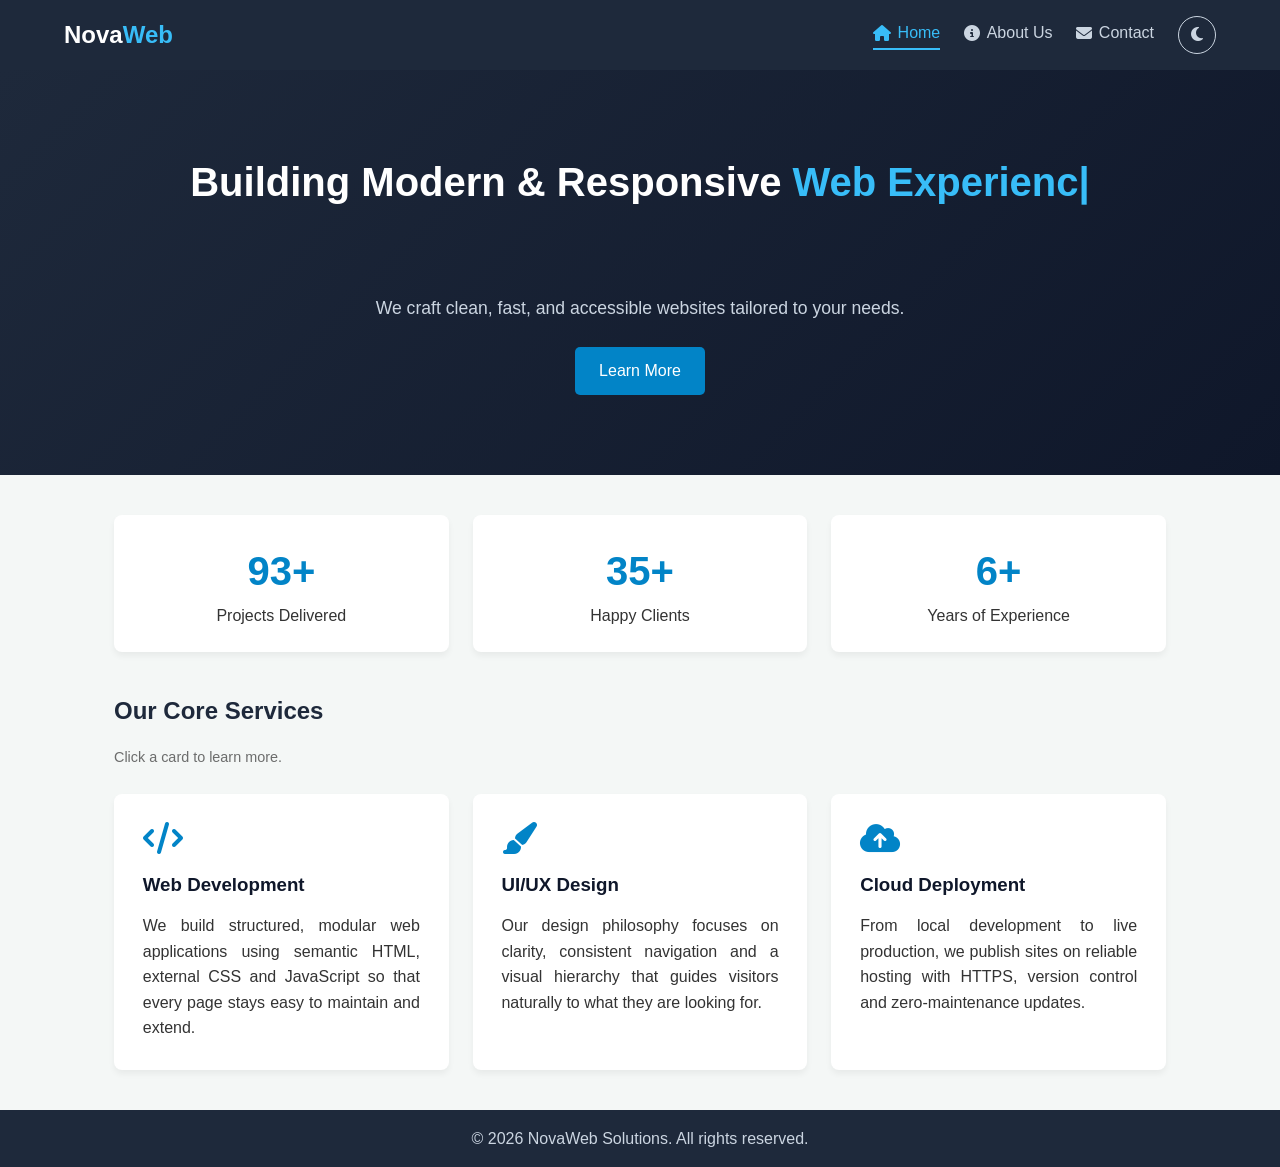
<file: index.html>
<!DOCTYPE html>
<html lang="en">
<head>
    <meta charset="UTF-8">
    <meta name="viewport" content="width=device-width, initial-scale=1.0">
    <title>NovaWeb | Home</title>
    <!-- Font Awesome for navigation icons -->
    <link rel="stylesheet" href="https://cdnjs.cloudflare.com/ajax/libs/font-awesome/6.5.1/css/all.min.css">
    <link rel="stylesheet" href="style.css">
</head>
<body>
    <header>
        <nav class="navbar">
            <div class="logo">Nova<span>Web</span></div>
            <button id="menuToggle" class="icon-btn menu-toggle" aria-label="Toggle menu" aria-expanded="false">
                <i class="fas fa-bars"></i>
            </button>
            <ul class="nav-links" id="navLinks">
                <li><a href="index.html" class="active"><i class="fas fa-home"></i> Home</a></li>
                <li><a href="about.html"><i class="fas fa-info-circle"></i> About Us</a></li>
                <li><a href="contact.html"><i class="fas fa-envelope"></i> Contact</a></li>
                <li><button id="themeToggle" class="icon-btn" aria-label="Switch light/dark theme"><i class="fas fa-moon"></i></button></li>
            </ul>
        </nav>
    </header>

    <main>
        <section class="hero">
            <h1>Building Modern &amp; Responsive <span id="typed" data-words="Web Experiences,Landing Pages,Online Stores,Portfolios"></span><span class="cursor">|</span></h1>
            <p>We craft clean, fast, and accessible websites tailored to your needs.</p>
            <a href="about.html" class="btn">Learn More</a>
        </section>

        <section class="container">
            <div class="stats grid-container">
                <div class="stat reveal"><span class="stat-number" data-target="120">0</span><span class="stat-label">Projects Delivered</span></div>
                <div class="stat reveal"><span class="stat-number" data-target="45">0</span><span class="stat-label">Happy Clients</span></div>
                <div class="stat reveal"><span class="stat-number" data-target="8">0</span><span class="stat-label">Years of Experience</span></div>
            </div>
        </section>

        <section class="container">
            <h2>Our Core Services</h2>
            <p class="hint">Click a card to learn more.</p>
            <div class="grid-container">
                <div class="card reveal flip-card" tabindex="0">
                    <i class="fas fa-code card-icon"></i>
                    <h3>Web Development</h3>
                    <p class="justified-text">We build structured, modular web applications using semantic HTML, external CSS and JavaScript so that every page stays easy to maintain and extend.</p>
                    <p class="card-extra justified-text">Tech: HTML5, CSS3, Flexbox, Grid, vanilla JavaScript.</p>
                </div>
                <div class="card reveal flip-card" tabindex="0">
                    <i class="fas fa-paint-brush card-icon"></i>
                    <h3>UI/UX Design</h3>
                    <p class="justified-text">Our design philosophy focuses on clarity, consistent navigation and a visual hierarchy that guides visitors naturally to what they are looking for.</p>
                    <p class="card-extra justified-text">Includes wireframes, colour palettes, accessibility checks and responsive layouts.</p>
                </div>
                <div class="card reveal flip-card" tabindex="0">
                    <i class="fas fa-cloud-upload-alt card-icon"></i>
                    <h3>Cloud Deployment</h3>
                    <p class="justified-text">From local development to live production, we publish sites on reliable hosting with HTTPS, version control and zero-maintenance updates.</p>
                    <p class="card-extra justified-text">Hosting on GitHub Pages, Netlify or Cloudflare Pages with automatic updates.</p>
                </div>
            </div>
        </section>
    </main>

    <button id="backToTop" class="back-to-top" aria-label="Back to top"><i class="fas fa-arrow-up"></i></button>

    <footer>
        <p>&copy; 2026 NovaWeb Solutions. All rights reserved.</p>
    </footer>

    <script src="script.js"></script>
</body>
</html>
</file>
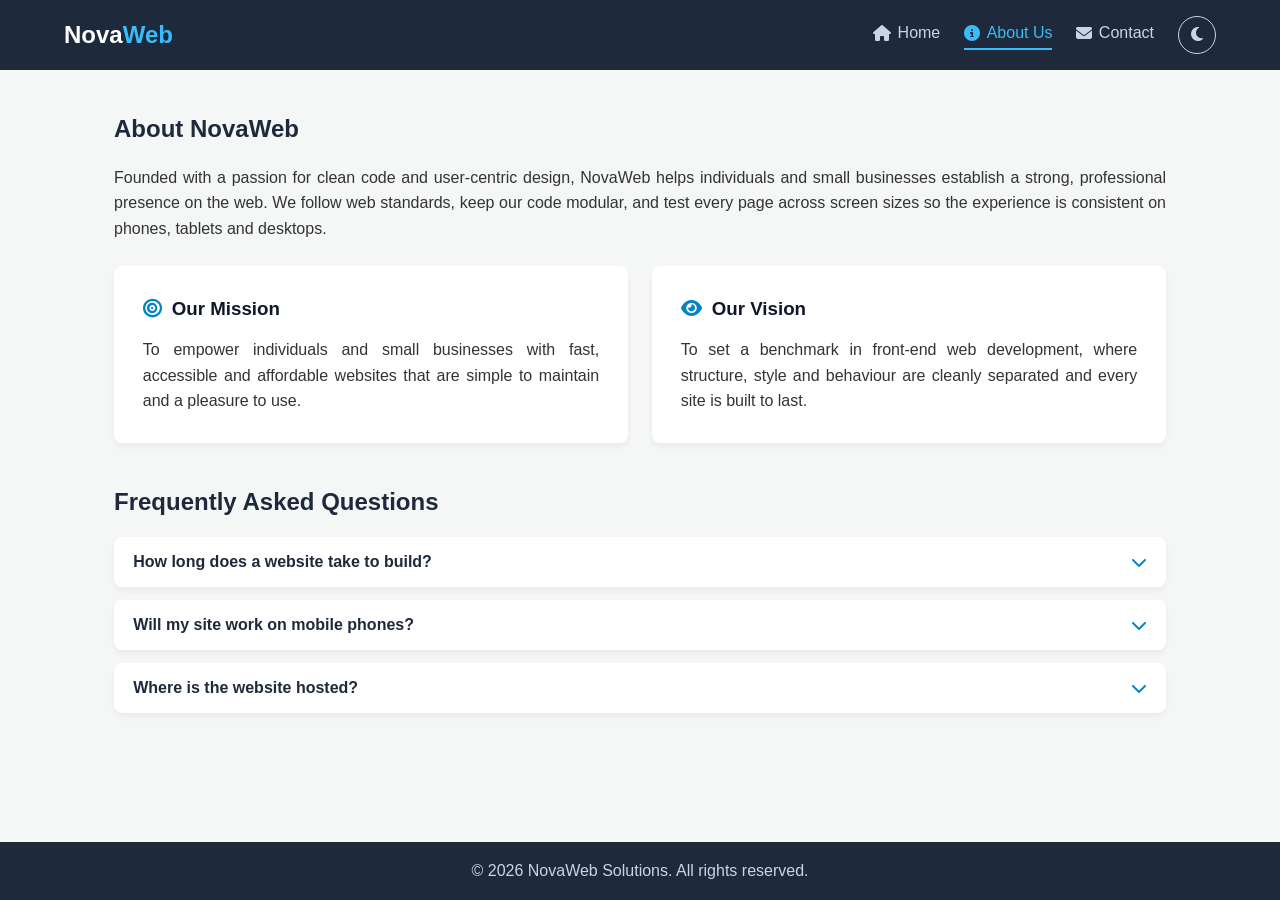
<file: about.html>
<!DOCTYPE html>
<html lang="en">
<head>
    <meta charset="UTF-8">
    <meta name="viewport" content="width=device-width, initial-scale=1.0">
    <title>NovaWeb | About Us</title>
    <link rel="stylesheet" href="https://cdnjs.cloudflare.com/ajax/libs/font-awesome/6.5.1/css/all.min.css">
    <link rel="stylesheet" href="style.css">
</head>
<body>
    <header>
        <nav class="navbar">
            <div class="logo">Nova<span>Web</span></div>
            <button id="menuToggle" class="icon-btn menu-toggle" aria-label="Toggle menu" aria-expanded="false">
                <i class="fas fa-bars"></i>
            </button>
            <ul class="nav-links" id="navLinks">
                <li><a href="index.html"><i class="fas fa-home"></i> Home</a></li>
                <li><a href="about.html" class="active"><i class="fas fa-info-circle"></i> About Us</a></li>
                <li><a href="contact.html"><i class="fas fa-envelope"></i> Contact</a></li>
                <li><button id="themeToggle" class="icon-btn" aria-label="Switch light/dark theme"><i class="fas fa-moon"></i></button></li>
            </ul>
        </nav>
    </header>

    <main class="container">
        <section class="about-section">
            <h1>About NovaWeb</h1>
            <p class="justified-text">
                Founded with a passion for clean code and user-centric design, NovaWeb helps individuals and small businesses establish a strong, professional presence on the web. We follow web standards, keep our code modular, and test every page across screen sizes so the experience is consistent on phones, tablets and desktops.
            </p>
        </section>

        <section class="grid-container">
            <div class="card reveal">
                <h3><i class="fas fa-bullseye"></i> Our Mission</h3>
                <p class="justified-text">To empower individuals and small businesses with fast, accessible and affordable websites that are simple to maintain and a pleasure to use.</p>
            </div>
            <div class="card reveal">
                <h3><i class="fas fa-eye"></i> Our Vision</h3>
                <p class="justified-text">To set a benchmark in front-end web development, where structure, style and behaviour are cleanly separated and every site is built to last.</p>
            </div>
        </section>

        <section class="faq">
            <h2>Frequently Asked Questions</h2>
            <div class="faq-item">
                <button class="faq-question" aria-expanded="false">How long does a website take to build? <i class="fas fa-chevron-down"></i></button>
                <div class="faq-answer"><p class="justified-text">A simple multi-page site usually takes one to two weeks, depending on content and revisions.</p></div>
            </div>
            <div class="faq-item">
                <button class="faq-question" aria-expanded="false">Will my site work on mobile phones? <i class="fas fa-chevron-down"></i></button>
                <div class="faq-answer"><p class="justified-text">Yes. Every layout uses Flexbox and CSS Grid with media queries, so pages adapt to phones, tablets and desktops.</p></div>
            </div>
            <div class="faq-item">
                <button class="faq-question" aria-expanded="false">Where is the website hosted? <i class="fas fa-chevron-down"></i></button>
                <div class="faq-answer"><p class="justified-text">We publish static sites on free, reliable platforms such as GitHub Pages, with HTTPS included.</p></div>
            </div>
        </section>
    </main>

    <button id="backToTop" class="back-to-top" aria-label="Back to top"><i class="fas fa-arrow-up"></i></button>

    <footer>
        <p>&copy; 2026 NovaWeb Solutions. All rights reserved.</p>
    </footer>

    <script src="script.js"></script>
</body>
</html>
</file>
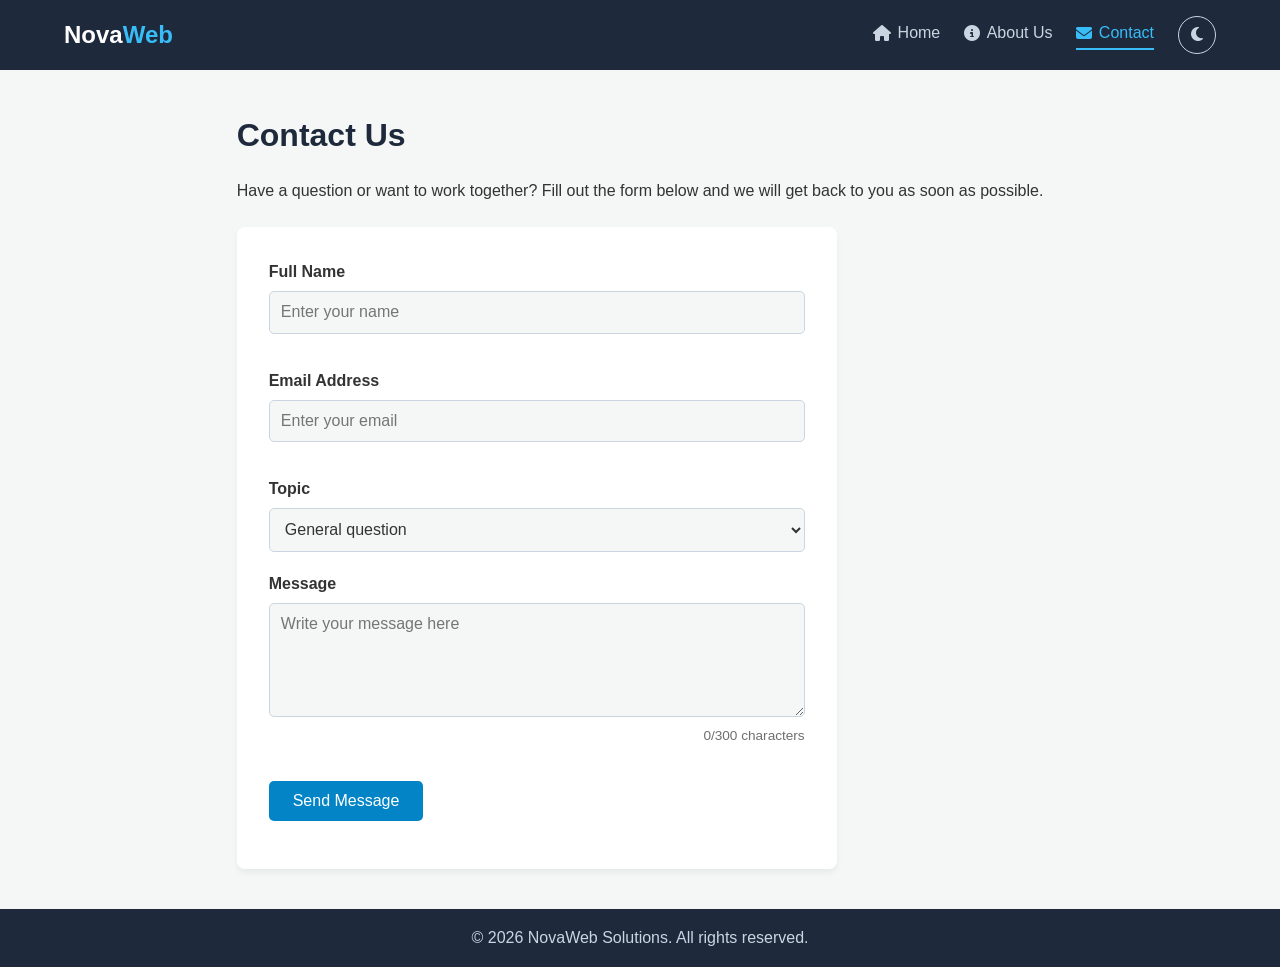
<file: contact.html>
<!DOCTYPE html>
<html lang="en">
<head>
    <meta charset="UTF-8">
    <meta name="viewport" content="width=device-width, initial-scale=1.0">
    <title>NovaWeb | Contact</title>
    <link rel="stylesheet" href="https://cdnjs.cloudflare.com/ajax/libs/font-awesome/6.5.1/css/all.min.css">
    <link rel="stylesheet" href="style.css">
</head>
<body>
    <header>
        <nav class="navbar">
            <div class="logo">Nova<span>Web</span></div>
            <button id="menuToggle" class="icon-btn menu-toggle" aria-label="Toggle menu" aria-expanded="false">
                <i class="fas fa-bars"></i>
            </button>
            <ul class="nav-links" id="navLinks">
                <li><a href="index.html"><i class="fas fa-home"></i> Home</a></li>
                <li><a href="about.html"><i class="fas fa-info-circle"></i> About Us</a></li>
                <li><a href="contact.html" class="active"><i class="fas fa-envelope"></i> Contact</a></li>
                <li><button id="themeToggle" class="icon-btn" aria-label="Switch light/dark theme"><i class="fas fa-moon"></i></button></li>
            </ul>
        </nav>
    </header>

    <main class="container">
        <h1>Contact Us</h1>
        <p class="justified-text">Have a question or want to work together? Fill out the form below and we will get back to you as soon as possible.</p>

        <div class="contact-wrapper">
            <form id="contactForm" class="contact-form" novalidate>
                <div class="form-group">
                    <label for="name">Full Name</label>
                    <input type="text" id="name" placeholder="Enter your name" required>
                    <small class="error" id="nameError"></small>
                </div>
                <div class="form-group">
                    <label for="email">Email Address</label>
                    <input type="email" id="email" placeholder="Enter your email" required>
                    <small class="error" id="emailError"></small>
                </div>
                <div class="form-group">
                    <label for="subject">Topic</label>
                    <select id="subject">
                        <option value="general">General question</option>
                        <option value="quote">Request a quote</option>
                        <option value="support">Support</option>
                    </select>
                </div>
                <div class="form-group">
                    <label for="message">Message</label>
                    <textarea id="message" rows="5" maxlength="300" placeholder="Write your message here" required></textarea>
                    <small class="counter"><span id="charCount">0</span>/300 characters</small>
                    <small class="error" id="messageError"></small>
                </div>
                <button type="submit" class="btn">Send Message</button>
                <p id="formFeedback" class="feedback-msg" aria-live="polite"></p>
            </form>
        </div>
    </main>

    <button id="backToTop" class="back-to-top" aria-label="Back to top"><i class="fas fa-arrow-up"></i></button>

    <footer>
        <p>&copy; 2026 NovaWeb Solutions. All rights reserved.</p>
    </footer>

    <script src="script.js"></script>
</body>
</html>
</file>
<file: style.css>
/* ===== Theme variables (light is default, dark via data-theme) ===== */
:root {
    --bg: #f4f7f6;
    --text: #333;
    --heading: #1e293b;
    --surface: #fff;
    --surface-title: #0f172a;
    --bar: #1e293b;
    --bar-text: #cbd5e1;
    --accent: #38bdf8;
    --accent-strong: #0284c7;
    --accent-hover: #0369a1;
    --border: #cbd5e1;
    --shadow: rgba(0, 0, 0, 0.05);
    --shadow-hover: rgba(0, 0, 0, 0.15);
}

[data-theme="dark"] {
    --bg: #0b1220;
    --text: #e2e8f0;
    --heading: #f1f5f9;
    --surface: #1e293b;
    --surface-title: #f8fafc;
    --bar: #0f172a;
    --bar-text: #cbd5e1;
    --accent: #38bdf8;
    --accent-strong: #0ea5e9;
    --accent-hover: #38bdf8;
    --border: #475569;
    --shadow: rgba(0, 0, 0, 0.4);
    --shadow-hover: rgba(0, 0, 0, 0.6);
}

/* Reset & Base Styles */
* {
    margin: 0;
    padding: 0;
    box-sizing: border-box;
    font-family: 'Segoe UI', Tahoma, Geneva, Verdana, sans-serif;
}

html {
    scroll-behavior: smooth;
}

body {
    display: flex;
    flex-direction: column;
    min-height: 100vh;
    background-color: var(--bg);
    color: var(--text);
    line-height: 1.6;
    transition: background-color 0.3s ease, color 0.3s ease;
}

/* Navigation Bar (Flexbox) */
.navbar {
    display: flex;
    justify-content: space-between;
    align-items: center;
    background-color: var(--bar);
    padding: 1rem 5%;
    color: #fff;
    position: sticky;
    top: 0;
    z-index: 100;
}

.logo {
    font-size: 1.5rem;
    font-weight: bold;
}

.logo span {
    color: var(--accent);
}

.nav-links {
    list-style: none;
    display: flex;
    align-items: center;
    gap: 1.5rem;
}

.nav-links a {
    color: var(--bar-text);
    text-decoration: none;
    font-size: 1rem;
    transition: color 0.3s ease;
    display: flex;
    align-items: center;
    gap: 0.4rem;
    padding-bottom: 2px;
    border-bottom: 2px solid transparent;
}

.nav-links a:hover,
.nav-links a.active {
    color: var(--accent);
}

.nav-links a.active {
    border-bottom-color: var(--accent);
}

/* Icon buttons (theme toggle, hamburger) */
.icon-btn {
    background: transparent;
    border: 1px solid var(--bar-text);
    color: var(--bar-text);
    width: 38px;
    height: 38px;
    border-radius: 50%;
    cursor: pointer;
    font-size: 1rem;
    transition: color 0.3s ease, border-color 0.3s ease, transform 0.3s ease;
}

.icon-btn:hover {
    color: var(--accent);
    border-color: var(--accent);
    transform: rotate(20deg);
}

.menu-toggle {
    display: none;
}

/* Main Content & Alignment */
main {
    flex: 1;
}

.container {
    max-width: 1100px;
    margin: 2.5rem auto;
    padding: 0 1.5rem;
}

h1, h2 {
    color: var(--heading);
    margin-bottom: 1rem;
}

.hint {
    font-size: 0.9rem;
    opacity: 0.7;
}

.justified-text {
    text-align: justify;
    margin-bottom: 1.5rem;
}

/* Hero Section */
.hero {
    background: linear-gradient(135deg, #1e293b, #0f172a);
    color: #fff;
    text-align: center;
    padding: 5rem 1.5rem;
}

.hero h1 {
    color: #fff;
    font-size: 2.5rem;
    min-height: 3.2em;
}

#typed {
    color: var(--accent);
}

.cursor {
    color: var(--accent);
    animation: blink 1s steps(1) infinite;
}

@keyframes blink {
    50% { opacity: 0; }
}

.hero p {
    font-size: 1.1rem;
    margin-bottom: 1.5rem;
    color: #cbd5e1;
}

/* CSS Grid Layout for Cards */
.grid-container {
    display: grid;
    grid-template-columns: repeat(auto-fit, minmax(280px, 1fr));
    gap: 1.5rem;
    margin-top: 1.5rem;
}

.card {
    background: var(--surface);
    padding: 1.8rem;
    border-radius: 8px;
    box-shadow: 0 4px 6px var(--shadow);
    transition: transform 0.3s ease, box-shadow 0.3s ease, background-color 0.3s ease;
}

.card:hover {
    transform: translateY(-6px);
    box-shadow: 0 10px 20px var(--shadow-hover);
}

.card-icon {
    font-size: 2rem;
    color: var(--accent-strong);
    margin-bottom: 1rem;
}

.card h3 {
    margin-bottom: 0.8rem;
    color: var(--surface-title);
}

.card h3 i {
    color: var(--accent-strong);
    margin-right: 0.3rem;
}

.card .justified-text {
    margin-bottom: 0;
}

/* Clickable cards that reveal extra text */
.flip-card {
    cursor: pointer;
}

.card-extra {
    max-height: 0;
    overflow: hidden;
    opacity: 0;
    margin-top: 0;
    color: var(--accent-strong);
    font-weight: 600;
    transition: max-height 0.4s ease, opacity 0.4s ease, margin-top 0.4s ease;
}

.flip-card.open .card-extra {
    max-height: 120px;
    opacity: 1;
    margin-top: 1rem;
}

/* Statistics counters */
.stats .stat {
    background: var(--surface);
    border-radius: 8px;
    box-shadow: 0 4px 6px var(--shadow);
    text-align: center;
    padding: 1.5rem;
}

.stat-number {
    display: block;
    font-size: 2.5rem;
    font-weight: bold;
    color: var(--accent-strong);
}

.stat-number::after {
    content: "+";
}

.stat-label {
    color: var(--text);
}

/* FAQ accordion */
.faq {
    margin-top: 2.5rem;
}

.faq-item {
    background: var(--surface);
    border-radius: 8px;
    box-shadow: 0 4px 6px var(--shadow);
    margin-bottom: 0.8rem;
    overflow: hidden;
}

.faq-question {
    width: 100%;
    display: flex;
    justify-content: space-between;
    align-items: center;
    background: none;
    border: none;
    color: var(--heading);
    font-size: 1rem;
    font-weight: 600;
    text-align: left;
    padding: 1rem 1.2rem;
    cursor: pointer;
}

.faq-question i {
    transition: transform 0.3s ease;
    color: var(--accent-strong);
}

.faq-item.open .faq-question i {
    transform: rotate(180deg);
}

.faq-answer {
    max-height: 0;
    overflow: hidden;
    padding: 0 1.2rem;
    transition: max-height 0.4s ease;
}

.faq-item.open .faq-answer {
    max-height: 200px;
}

.faq-answer p {
    margin-bottom: 1rem;
}

/* Buttons */
.btn {
    display: inline-block;
    background-color: var(--accent-strong);
    color: #fff;
    padding: 0.7rem 1.5rem;
    border: none;
    border-radius: 5px;
    text-decoration: none;
    font-size: 1rem;
    cursor: pointer;
    transition: background-color 0.3s ease, transform 0.2s ease;
}

.btn:hover {
    background-color: var(--accent-hover);
    transform: scale(1.05);
}

/* Contact Form */
.contact-wrapper {
    background: var(--surface);
    padding: 2rem;
    border-radius: 8px;
    box-shadow: 0 4px 6px var(--shadow);
    max-width: 600px;
}

.form-group {
    margin-bottom: 1.2rem;
}

.form-group label {
    display: block;
    margin-bottom: 0.4rem;
    font-weight: 600;
}

.form-group input,
.form-group textarea,
.form-group select {
    width: 100%;
    padding: 0.7rem;
    border: 1px solid var(--border);
    border-radius: 5px;
    font-size: 1rem;
    background: var(--bg);
    color: var(--text);
}

.form-group input:focus,
.form-group textarea:focus,
.form-group select:focus {
    outline: 2px solid var(--accent);
    border-color: transparent;
}

.form-group input.invalid,
.form-group textarea.invalid {
    border-color: #dc2626;
}

.form-group input.valid,
.form-group textarea.valid {
    border-color: #16a34a;
}

.error {
    display: block;
    color: #dc2626;
    min-height: 1.1em;
    font-size: 0.85rem;
}

.counter {
    display: block;
    text-align: right;
    font-size: 0.85rem;
    opacity: 0.7;
}

.feedback-msg {
    margin-top: 1rem;
    font-weight: 600;
    color: #16a34a;
}

/* Back to top button */
.back-to-top {
    position: fixed;
    right: 1.5rem;
    bottom: 1.5rem;
    width: 46px;
    height: 46px;
    border: none;
    border-radius: 50%;
    background: var(--accent-strong);
    color: #fff;
    font-size: 1.1rem;
    cursor: pointer;
    opacity: 0;
    pointer-events: none;
    transform: translateY(20px);
    transition: opacity 0.3s ease, transform 0.3s ease;
    z-index: 90;
}

.back-to-top.show {
    opacity: 1;
    pointer-events: auto;
    transform: translateY(0);
}

/* Scroll reveal animation */
.reveal {
    opacity: 0;
    transform: translateY(30px);
    transition: opacity 0.6s ease, transform 0.6s ease, box-shadow 0.3s ease;
}

.reveal.visible {
    opacity: 1;
    transform: translateY(0);
}

/* Footer */
footer {
    background-color: var(--bar);
    color: var(--bar-text);
    text-align: center;
    padding: 1rem;
    margin-top: auto;
}

/* Responsive Navigation */
@media (max-width: 600px) {
    .navbar {
        flex-wrap: wrap;
    }

    .menu-toggle {
        display: block;
    }

    .nav-links {
        display: none;
        flex-direction: column;
        align-items: flex-start;
        width: 100%;
        gap: 1rem;
        padding-top: 1rem;
    }

    .nav-links.open {
        display: flex;
    }

    .hero h1 {
        font-size: 1.8rem;
    }
}

/* Respect users who prefer less motion */
@media (prefers-reduced-motion: reduce) {
    * {
        animation: none !important;
        transition: none !important;
    }

    .reveal {
        opacity: 1;
        transform: none;
    }
}
</file>
